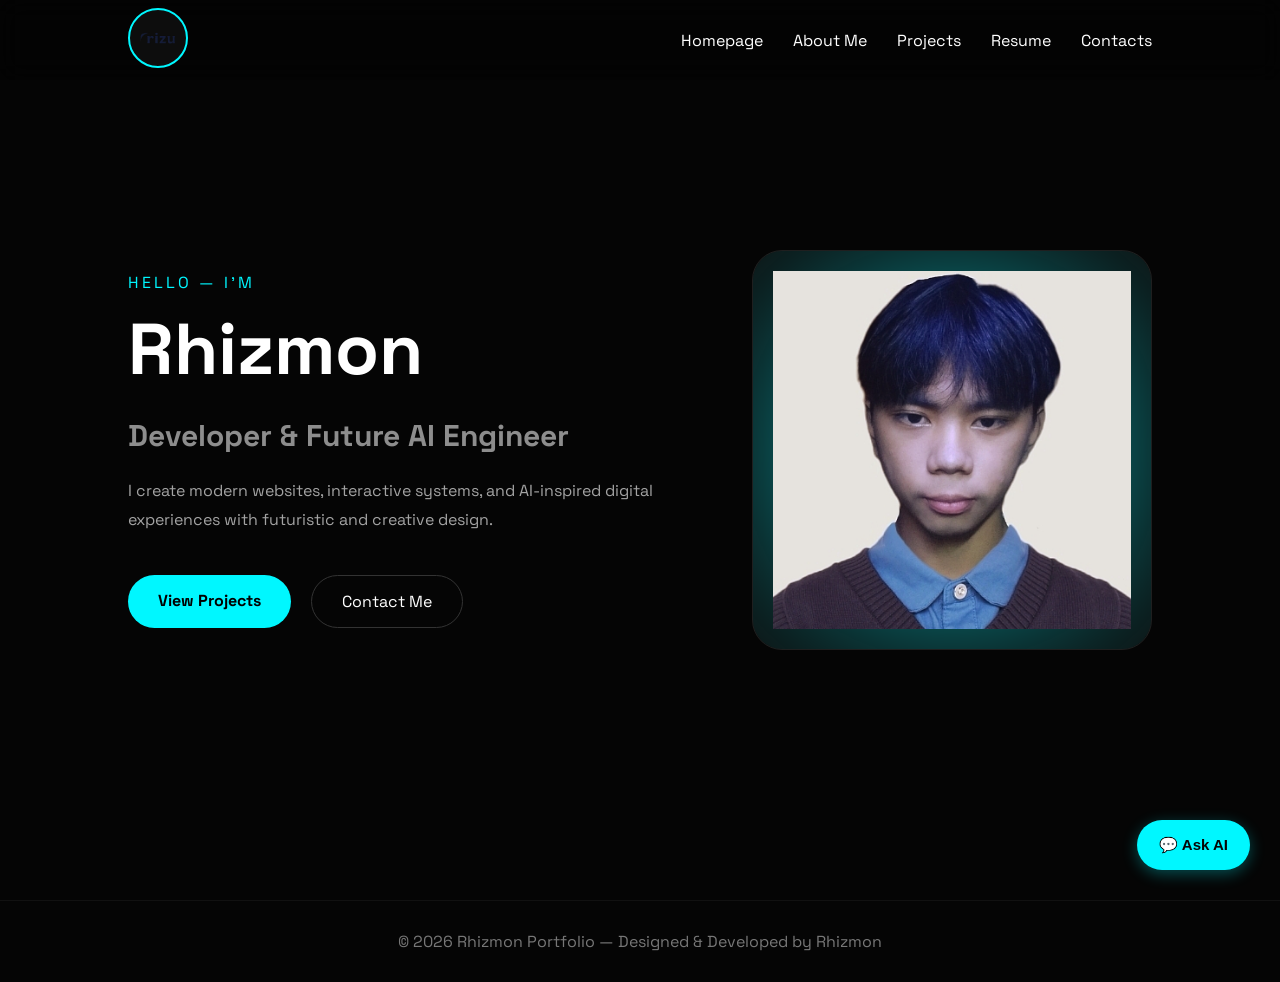
<file: index.html>
<!-- index.html -->
<!DOCTYPE html>
<html lang="en">
<head>
  <meta charset="UTF-8" />
  <meta name="viewport" content="width=device-width, initial-scale=1.0"/>
  <title>Rhizmon Portfolio</title>
  <link rel="icon" type="image/png" href="Assets/images/logo.png">
  <link rel="preconnect" href="https://fonts.googleapis.com">
  <link href="https://fonts.googleapis.com/css2?family=Space+Grotesk:wght@300;400;500;700&display=swap" rel="stylesheet">

  <link rel="stylesheet" href="styles.css">
</head>
<body>

  <!-- NAVBAR -->
  <header class="navbar">
    <div class="logo">
      <a href="index.html">
        <img src="Assets/images/logo.png" alt="Logo">
      </a>
    </div>

    <nav>
      <ul class="nav-links">
        <li><a href="index.html">Homepage</a></li>
        <li><a href="Sections/about.html">About Me</a></li>
        <li><a href="Sections/projects.html">Projects</a></li>
        <li><a href="Sections/resume.html">Resume</a></li>
        <li><a href="Sections/contact.html">Contacts</a></li>
      </ul>
    </nav>

    <div class="menu-btn" id="menuBtn">
      ☰
    </div>
  </header>

  <!-- HOME -->
  <section class="hero" id="home">

    <div class="hero-left">
      <p class="small-text">HELLO — I'M</p>

      <h1>
        Rhizmon<br>
        <span>Developer & Future AI Engineer</span>
      </h1>

      <p class="hero-desc">
        I create modern websites, interactive systems,
        and AI-inspired digital experiences with
        futuristic and creative design.
      </p>

      <div class="hero-buttons">
        <a href="Sections/projects.html" class="primary-btn">
          View Projects
        </a>

        <a href="Sections/contact.html" class="secondary-btn">
          Contact Me
        </a>
      </div>
    </div>

    <div class="hero-right">
      <div class="profile-card">
        <div class="circle"></div>

        <img src="Assets/images/1x1.jpg" alt="profile">
      </div>
    </div>

  </section>

  <!-- AI CHATBOT -->
  <div class="chatbot-container" id="chatbotContainer">
    <div class="chatbot-header">
      <h3>AI Assistant</h3>
      <button class="chatbot-close" id="chatbotClose">✕</button>
    </div>
    <div class="chatbot-messages" id="chatbotMessages"></div>
    <div class="chatbot-input-area">
      <input type="text" id="chatbotInput" placeholder="Ask me anything about Rhizmon..." autocomplete="off">
      <button id="chatbotSend">Send</button>
    </div>
  </div>

  <button class="chatbot-toggle" id="chatbotToggle">💬 Ask AI</button>

  <footer>
    <p>
      © 2026 Rhizmon Portfolio — Designed & Developed by Rhizmon
    </p>
  </footer>

  <script src="script.js"></script>

</body>
</html>
</file>
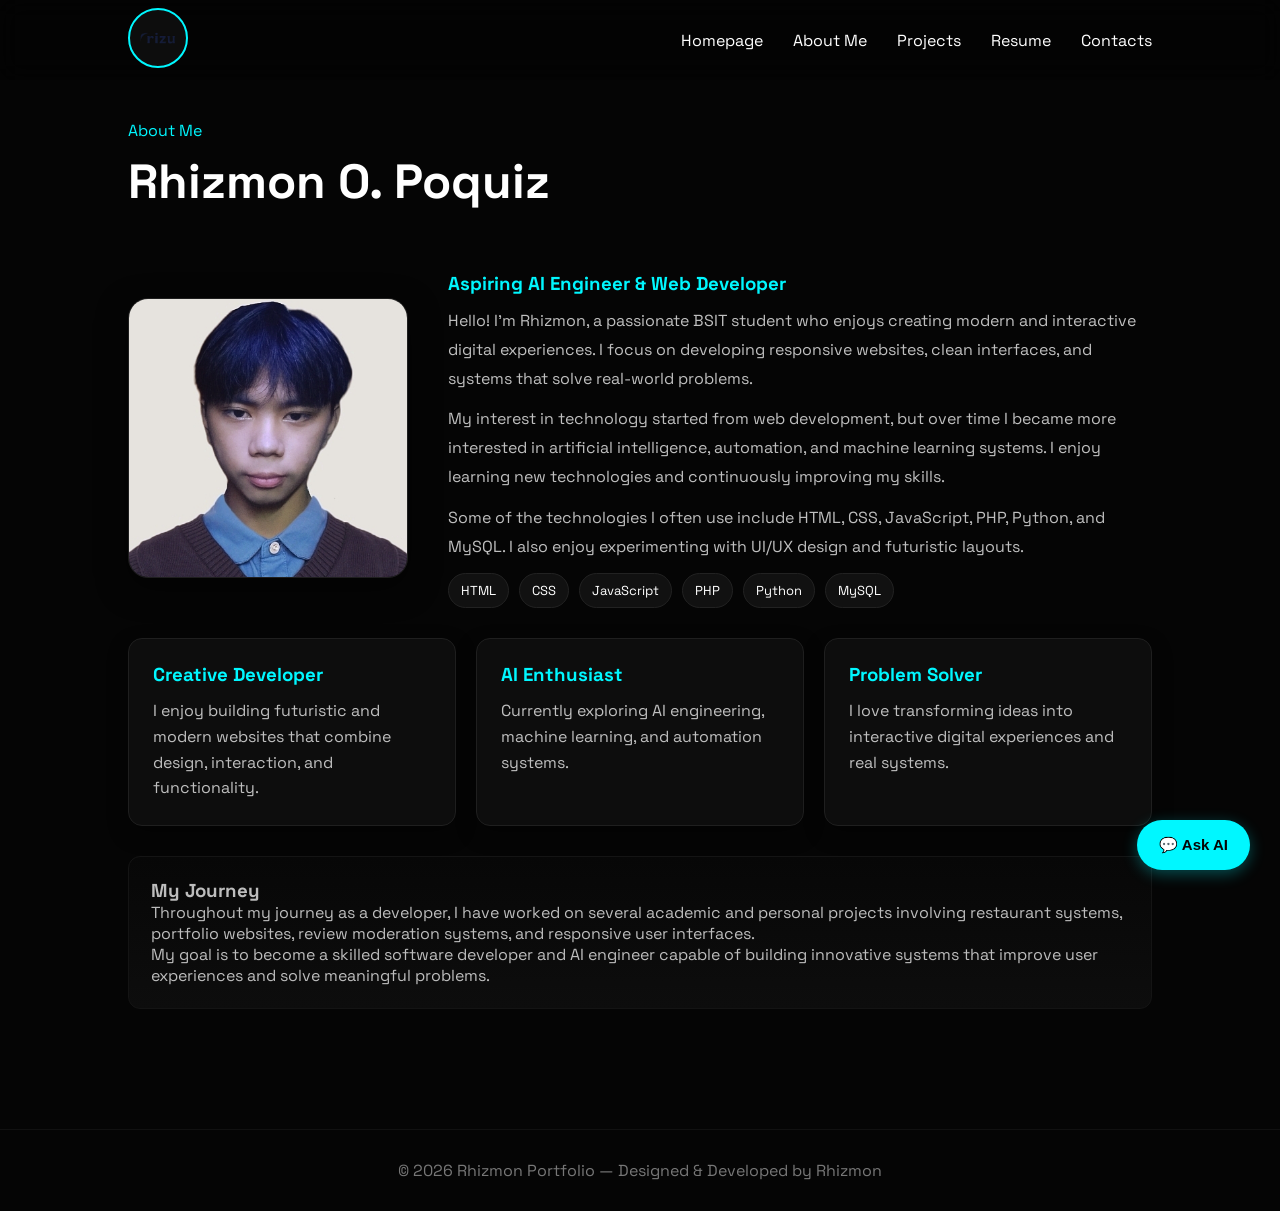
<file: Sections/about.html>
<!DOCTYPE html>
<html lang="en">
<head>
  <meta charset="UTF-8" />
  <meta name="viewport" content="width=device-width, initial-scale=1.0"/>
  <title>Rhizmon Portfolio - About Me</title>
  <link rel="icon" type="image/png" href="../Assets/images/logo.png">
  <link rel="preconnect" href="https://fonts.googleapis.com">
  <link href="https://fonts.googleapis.com/css2?family=Space+Grotesk:wght@300;400;500;700&display=swap" rel="stylesheet">

  <link rel="stylesheet" href="../styles.css">
</head>
<body>

  <header class="navbar">
    <div class="logo">
      <a href="../index.html">
        <img src="../Assets/images/logo.png" alt="Logo">
      </a>
    </div>

    <nav>
      <ul class="nav-links">
        <li><a href="../index.html">Homepage</a></li>
        <li><a href="about.html">About Me</a></li>
        <li><a href="projects.html">Projects</a></li>
        <li><a href="resume.html">Resume</a></li>
        <li><a href="contact.html">Contacts</a></li>
      </ul>
    </nav>

    <div class="menu-btn" id="menuBtn">
      ☰
    </div>
  </header>

  <section class="about" id="about">

    <div class="section-title">
      <p>About Me</p>
      <h2>Rhizmon O. Poquiz</h2>
    </div>

    <!-- NEW INTRO SECTION -->
    <div class="about-intro">

      <div class="about-image">
        <img src="../Assets/images/1x1.jpg" alt="Rhizmon Profile">
      </div>

      <div class="about-text">

        <h3>Aspiring AI Engineer & Web Developer</h3>

        <p>
          Hello! I'm Rhizmon, a passionate BSIT student who enjoys
          creating modern and interactive digital experiences.
          I focus on developing responsive websites, clean interfaces,
          and systems that solve real-world problems.
        </p>

        <p>
          My interest in technology started from web development,
          but over time I became more interested in artificial intelligence,
          automation, and machine learning systems.
          I enjoy learning new technologies and continuously improving my skills.
        </p>

        <p>
          Some of the technologies I often use include HTML, CSS,
          JavaScript, PHP, Python, and MySQL.
          I also enjoy experimenting with UI/UX design and futuristic layouts.
        </p>

        <div class="skills">

          <span>HTML</span>
          <span>CSS</span>
          <span>JavaScript</span>
          <span>PHP</span>
          <span>Python</span>
          <span>MySQL</span>

        </div>

      </div>

    </div>

    <div class="about-container">

      <div class="about-box">
        <h3>Creative Developer</h3>

        <p>
          I enjoy building futuristic and modern websites
          that combine design, interaction, and functionality.
        </p>
      </div>

      <div class="about-box">
        <h3>AI Enthusiast</h3>

        <p>
          Currently exploring AI engineering,
          machine learning, and automation systems.
        </p>
      </div>

      <div class="about-box">
        <h3>Problem Solver</h3>

        <p>
          I love transforming ideas into interactive
          digital experiences and real systems.
        </p>
      </div>

    </div>

    <!-- NEW EXTRA SECTION -->
    <div class="journey-section">

      <h3>My Journey</h3>

      <p>
        Throughout my journey as a developer,
        I have worked on several academic and personal projects
        involving restaurant systems, portfolio websites,
        review moderation systems, and responsive user interfaces.
      </p>

      <p>
        My goal is to become a skilled software developer
        and AI engineer capable of building innovative systems
        that improve user experiences and solve meaningful problems.
      </p>

    </div>

  </section>

  <!-- AI CHATBOT -->
  <div class="chatbot-container" id="chatbotContainer">
    <div class="chatbot-header">
      <h3>AI Assistant</h3>
      <button class="chatbot-close" id="chatbotClose">✕</button>
    </div>
    <div class="chatbot-messages" id="chatbotMessages"></div>
    <div class="chatbot-input-area">
      <input type="text" id="chatbotInput" placeholder="Ask me anything about Rhizmon..." autocomplete="off">
      <button id="chatbotSend">Send</button>
    </div>
  </div>

  <button class="chatbot-toggle" id="chatbotToggle">💬 Ask AI</button>

  <footer>
    <p>
      © 2026 Rhizmon Portfolio — Designed & Developed by Rhizmon
    </p>
  </footer>

  <script src="../script.js"></script>

</body>
</html>
</file>
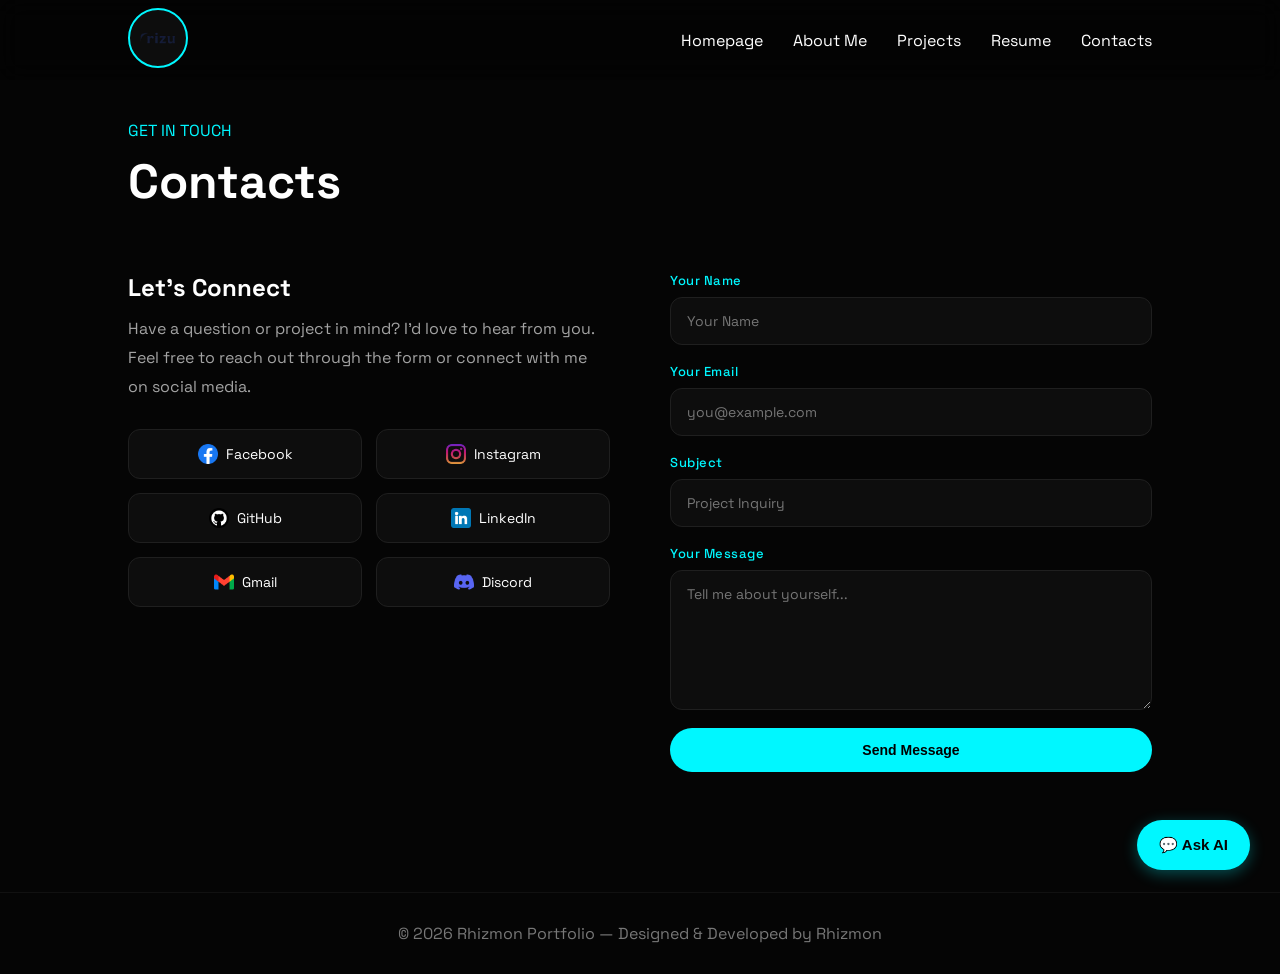
<file: Sections/contact.html>
<!DOCTYPE html>
<html lang="en">
<head>
  <meta charset="UTF-8" />
  <meta name="viewport" content="width=device-width, initial-scale=1.0"/>
  <title>Rhizmon Portfolio - Contacts</title>
  <link rel="icon" type="image/png" href="../Assets/images/logo.png">
  <link rel="preconnect" href="https://fonts.googleapis.com">
  <link href="https://fonts.googleapis.com/css2?family=Space+Grotesk:wght@300;400;500;700&display=swap" rel="stylesheet">

  <link rel="stylesheet" href="../styles.css">
</head>
<body>

  <!-- NAVBAR -->
  <header class="navbar">

    <div class="logo">
      <a href="../index.html">
        <img src="../Assets/images/logo.png" alt="Logo">
      </a>
    </div>

    <nav>
      <ul class="nav-links">
        <li><a href="../index.html">Homepage</a></li>
        <li><a href="about.html">About Me</a></li>
        <li><a href="projects.html">Projects</a></li>
        <li><a href="resume.html">Resume</a></li>
        <li><a href="contact.html">Contacts</a></li>
      </ul>
    </nav>

    <div class="menu-btn" id="menuBtn">
      ☰
    </div>

  </header>

  <!-- CONTACT SECTION -->
  <section class="contact" id="contact">

    <div class="section-title">
      <p>GET IN TOUCH</p>
      <h2>Contacts</h2>
    </div>

    <div class="contact-container">

      <div class="contact-left">
        <h3>Let's Connect</h3>
        <p>
          Have a question or project in mind? I'd love to hear from you.
          Feel free to reach out through the form or connect with me on social media.
        </p>

        <div class="social-links">

          <a href="https://www.facebook.com/eriiiizuuuu" target="_blank" title="Facebook">
            <img src="../Assets/images/facebook.png" alt="Facebook">
            Facebook
          </a>

          <a href="https://www.instagram.com/riiiizu_/" target="_blank" title="Instagram">
            <img src="../Assets/images/instagram.png" alt="Instagram">
            Instagram
          </a>

          <a href="https://github.com/erizuu" target="_blank" title="GitHub">
            <img src="../Assets/images/github.png" alt="GitHub">
            GitHub
          </a>

          <a href="https://www.linkedin.com/in/poquiz-rhizmon-74b4652a6/?skipRedirect=true" target="_blank" title="LinkedIn">
            <img src="../Assets/images/linkedin.png" alt="LinkedIn">
            LinkedIn
          </a>

          <a href="mailto:rhizmonpoquiz@gmail.com" title="Gmail">
            <img src="../Assets/images/gmail.png" alt="Gmail">
            Gmail
          </a>

          <a href="https://discord.com/879285177409503244" target="_blank" title="Discord">
            <img src="../Assets/images/discord.png" alt="Discord">
            Discord
          </a>

        </div>
      </div>

      <div class="contact-right">
        <!-- CONTACT FORM -->
        <form class="contact-form" id="contactForm" method="POST" action="https://formspree.io/f/xlgvzqky">

          <div class="form-group">
            <label for="name">Your Name</label>
            <input type="text" id="name" name="name" placeholder="Your Name" required>
          </div>

          <div class="form-group">
            <label for="email">Your Email</label>
            <input type="email" id="email" name="email" placeholder="you@example.com" required>
          </div>

          <div class="form-group">
            <label for="subject">Subject</label>
            <input type="text" id="subject" name="subject" placeholder="Project Inquiry" required>
          </div>

          <div class="form-group">
            <label for="message">Your Message</label>
            <textarea id="message" name="message" placeholder="Tell me about yourself..." required></textarea>
          </div>

          <div id="formMessage" class="form-message"></div>

          <button type="submit" class="submit-btn">
            Send Message
          </button>

        </form>
      </div>

    </div>

  </section>

  <!-- FOOTER -->
  <!-- AI CHATBOT -->
  <div class="chatbot-container" id="chatbotContainer">
    <div class="chatbot-header">
      <h3>AI Assistant</h3>
      <button class="chatbot-close" id="chatbotClose">✕</button>
    </div>
    <div class="chatbot-messages" id="chatbotMessages"></div>
    <div class="chatbot-input-area">
      <input type="text" id="chatbotInput" placeholder="Ask me anything about Rhizmon..." autocomplete="off">
      <button id="chatbotSend">Send</button>
    </div>
  </div>

  <button class="chatbot-toggle" id="chatbotToggle">💬 Ask AI</button>

  <footer>
    <p>
      © 2026 Rhizmon Portfolio — Designed & Developed by Rhizmon
    </p>
  </footer>

  <script src="../script.js"></script>

</body>
</html>
</file>
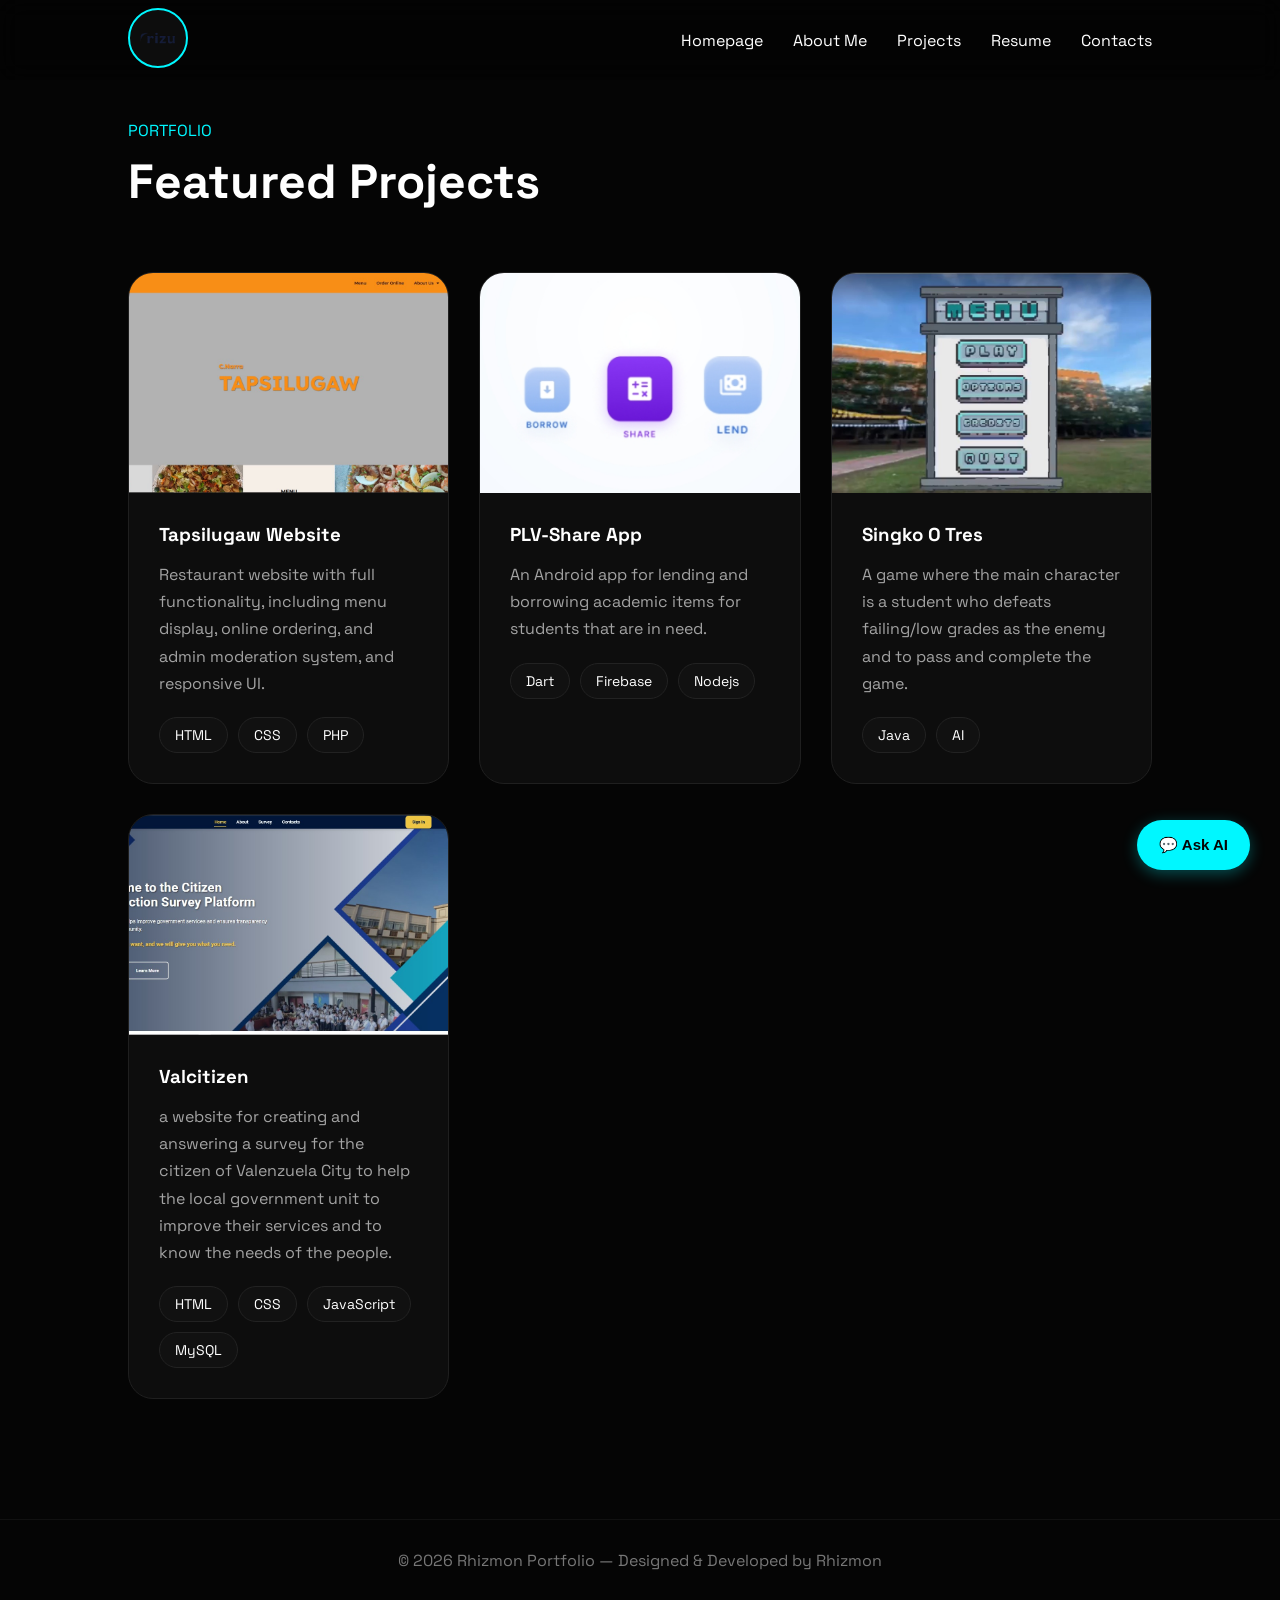
<file: Sections/projects.html>
<!DOCTYPE html>
<html lang="en">
<head>
  <meta charset="UTF-8" />
  <meta name="viewport" content="width=device-width, initial-scale=1.0"/>
  <title>Rhizmon Portfolio - Projects</title>
  <link rel="icon" type="image/png" href="../Assets/images/logo.png">
  <link rel="preconnect" href="https://fonts.googleapis.com">
  <link href="https://fonts.googleapis.com/css2?family=Space+Grotesk:wght@300;400;500;700&display=swap" rel="stylesheet">

  <link rel="stylesheet" href="../styles.css">
</head>
<body>

  <header class="navbar">
    <div class="logo">
      <a href="../index.html">
        <img src="../Assets/images/logo.png" alt="Logo">
      </a>
    </div>

    <nav>
      <ul class="nav-links">
        <li><a href="../index.html">Homepage</a></li>
        <li><a href="about.html">About Me</a></li>
        <li><a href="projects.html">Projects</a></li>
        <li><a href="resume.html">Resume</a></li>
        <li><a href="contact.html">Contacts</a></li>
      </ul>
    </nav>

    <div class="menu-btn" id="menuBtn">
      ☰
    </div>
  </header>

  <section class="projects" id="projects">

    <div class="section-title">
      <p>PORTFOLIO</p>
      <h2>Featured Projects</h2>
    </div>

    <div class="project-grid">

      <div class="project-card">
        <img src="../Assets/images/tapsilugaw.jpg" alt="tapsilugaw">

        <div class="project-content">
          <h3>Tapsilugaw Website</h3>

          <p>
            Restaurant website with full functionality, including menu display,
            online ordering, and admin moderation system, and responsive UI.
          </p>

          <div class="tags">
            <span>HTML</span>
            <span>CSS</span>
            <span>PHP</span>
          </div>
        </div>
      </div>

      <div class="project-card">
        <img src="../Assets/images/PLV-Share.jpg" alt="PLV-Share">

        <div class="project-content">
          <h3>PLV-Share App</h3>

          <p>
            An Android app for lending and borrowing academic items for students that are in need.
          </p>

          <div class="tags">
            <span>Dart</span>
            <span>Firebase</span>
            <span>Nodejs</span>
          </div>
        </div>
      </div>

      <div class="project-card">
        <img src="../Assets/images/SingkoOTres.jpg" alt="Singko O Tres">

        <div class="project-content">
          <h3>Singko O Tres</h3>

          <p>
            A game where the main character is a student who defeats failing/low grades as the enemy and to pass and complete the game.
          </p>

          <div class="tags">
            <span>Java</span>
            <span>AI</span>
          </div>
        </div>
      </div>

      <div class="project-card">
        <img src="../Assets/images/valcitizen.jpg" alt="ValCitizen">

        <div class="project-content">
          <h3>Valcitizen</h3>

          <p>
            a website for creating and answering a survey for the citizen of Valenzuela City to help the local government unit to improve their services and to know the needs of the people.
          </p>

          <div class="tags">
            <span>HTML</span>
            <span>CSS</span>
            <span>JavaScript</span>
            <span>MySQL</span>
          </div>
        </div>
      </div>

    </div>
  </section>

  <!-- AI CHATBOT -->
  <div class="chatbot-container" id="chatbotContainer">
    <div class="chatbot-header">
      <h3>AI Assistant</h3>
      <button class="chatbot-close" id="chatbotClose">✕</button>
    </div>
    <div class="chatbot-messages" id="chatbotMessages"></div>
    <div class="chatbot-input-area">
      <input type="text" id="chatbotInput" placeholder="Ask me anything about Rhizmon..." autocomplete="off">
      <button id="chatbotSend">Send</button>
    </div>
  </div>

  <button class="chatbot-toggle" id="chatbotToggle">💬 Ask AI</button>

  <footer>
    <p>
      © 2026 Rhizmon Portfolio — Designed & Developed by Rhizmon
    </p>
  </footer>

  <script src="../script.js"></script>

</body>
</html>
</file>
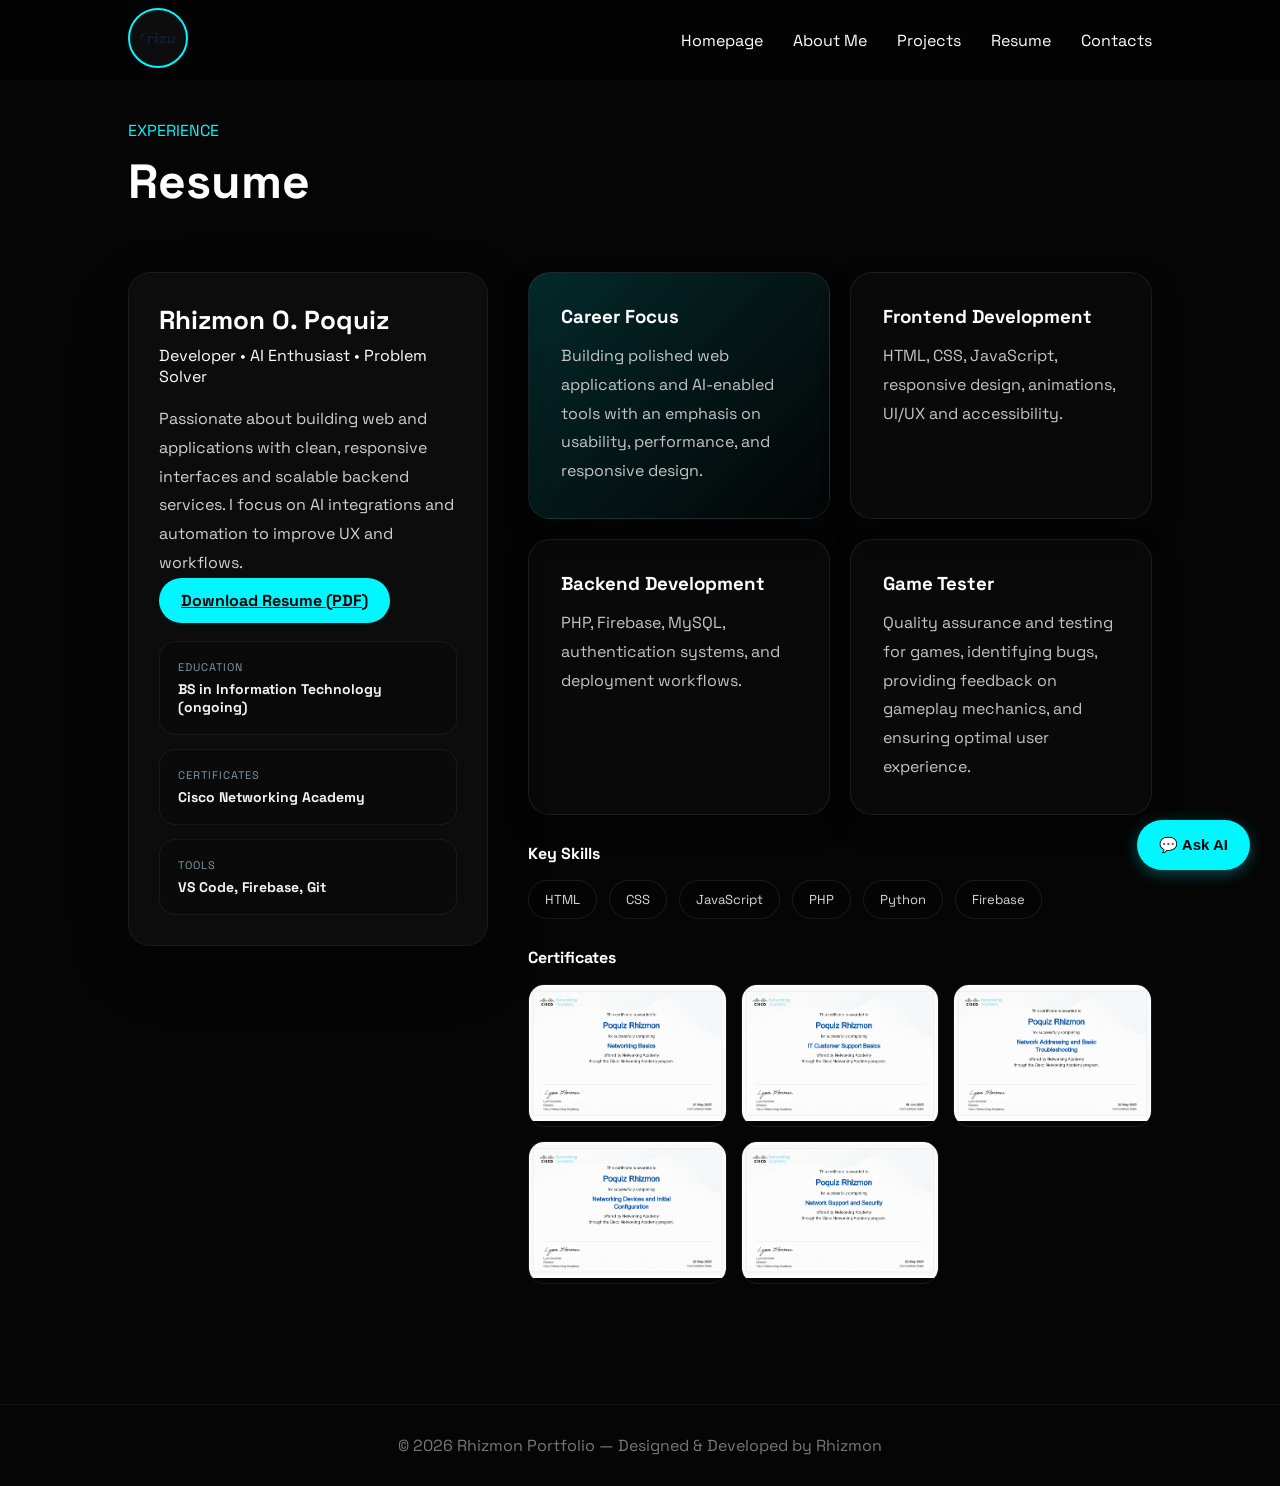
<file: Sections/resume.html>
<!DOCTYPE html>
<html lang="en">
<head>
  <meta charset="UTF-8" />
  <meta name="viewport" content="width=device-width, initial-scale=1.0"/>
  <title>Rhizmon Portfolio - Resume</title>
  <link rel="icon" type="image/png" href="../Assets/images/logo.png">
  <link rel="preconnect" href="https://fonts.googleapis.com">
  <link href="https://fonts.googleapis.com/css2?family=Space+Grotesk:wght@300;400;500;700&display=swap" rel="stylesheet">

  <link rel="stylesheet" href="../styles.css">
</head>
<body>

  <header class="navbar">
    <div class="logo">
      <a href="../index.html">
        <img src="../Assets/images/logo.png" alt="Logo">
      </a>
    </div>

    <nav>
      <ul class="nav-links">
        <li><a href="../index.html">Homepage</a></li>
        <li><a href="about.html">About Me</a></li>
        <li><a href="projects.html">Projects</a></li>
        <li><a href="resume.html">Resume</a></li>
        <li><a href="contact.html">Contacts</a></li>
      </ul>
    </nav>

    <div class="menu-btn" id="menuBtn">
      ☰
    </div>
  </header>

  <section class="resume" id="resume">

    <div class="section-title">
      <p>EXPERIENCE</p>
      <h2>Resume</h2>
    </div>
    <div class="resume-grid">

      <div class="resume-left">
        <div class="resume-summary">
          <div class="summary-head">
            <h3>Rhizmon O. Poquiz</h3>
            <p class="muted">Developer • AI Enthusiast • Problem Solver</p>
          </div>

          <p class="resume-copy">
            Passionate about building web and applications with clean,
            responsive interfaces and scalable backend services. I focus on
            AI integrations and automation to improve UX and workflows.
          </p>

          <div class="resume-download">
            <a class="download-btn" href="../Assets/Poquiz_Resume.pdf" target="_blank" download>
              Download Resume (PDF)
            </a>
          </div>

          <div class="resume-meta">
            <div>
              <span>Education</span>
              <strong>BS in Information Technology (ongoing)</strong>
            </div>
            <div>
              <span>Certificates</span>
              <strong>Cisco Networking Academy</strong>
            </div>
            <div>
              <span>Tools</span>
              <strong>VS Code, Firebase, Git</strong>
            </div>
          </div>
        </div>
      </div>

      <div class="resume-right">
          <div class="resume-container">

            <div class="resume-card highlight-card">
              <h3>Career Focus</h3>
              <p>
                Building polished web applications and AI-enabled tools with an
                emphasis on usability, performance, and responsive design.
              </p>
            </div>

            <div class="resume-card">
              <h3>Frontend Development</h3>
              <p>
                HTML, CSS, JavaScript, responsive design, animations,
                UI/UX and accessibility.
              </p>
            </div>

            <div class="resume-card">
              <h3>Backend Development</h3>
              <p>
                PHP, Firebase, MySQL, authentication systems,
                and deployment workflows.
              </p>
            </div>

            <div class="resume-card">
              <h3>Game Tester</h3>
              <p>
                Quality assurance and testing for games, identifying bugs,
                providing feedback on gameplay mechanics, and ensuring
                optimal user experience.
              </p>
            </div>

          </div>

          <div class="resume-skills">
            <h4>Key Skills</h4>
            <div class="skill-list">
              <span>HTML</span>
              <span>CSS</span>
              <span>JavaScript</span>
              <span>PHP</span>
              <span>Python</span>
              <span>Firebase</span>
            </div>
          </div>

          <div class="certificates">
            <h4>Certificates</h4>
            <div class="cert-grid">
              <a href="../Assets/images/cert1.jpg" target="_blank"><img src="../Assets/images/cert1.jpg" alt="Certificate 1"></a>
              <a href="../Assets/images/cert2.jpg" target="_blank"><img src="../Assets/images/cert2.jpg" alt="Certificate 2"></a>
              <a href="../Assets/images/cert3.jpg" target="_blank"><img src="../Assets/images/cert3.jpg" alt="Certificate 3"></a>
              <a href="../Assets/images/cert4.jpg" target="_blank"><img src="../Assets/images/cert4.jpg" alt="Certificate 4"></a>
              <a href="../Assets/images/cert5.jpg" target="_blank"><img src="../Assets/images/cert5.jpg" alt="Certificate 5"></a>
            </div>
          </div>
        </div>

      </div>

    </div>

  </section>

  <!-- AI CHATBOT -->
  <div class="chatbot-container" id="chatbotContainer">
    <div class="chatbot-header">
      <h3>AI Assistant</h3>
      <button class="chatbot-close" id="chatbotClose">✕</button>
    </div>
    <div class="chatbot-messages" id="chatbotMessages"></div>
    <div class="chatbot-input-area">
      <input type="text" id="chatbotInput" placeholder="Ask me anything about Rhizmon..." autocomplete="off">
      <button id="chatbotSend">Send</button>
    </div>
  </div>

  <button class="chatbot-toggle" id="chatbotToggle">💬 Ask AI</button>

  <footer>
    <p>
      © 2026 Rhizmon Portfolio — Designed & Developed by Rhizmon
    </p>
  </footer>

  <script src="../script.js"></script>

</body>
</html>
</file>
<file: styles.css>
/* style.css */

*{
  margin:0;
  padding:0;
  box-sizing:border-box;
  scroll-behavior:smooth;
}

body{
  background:#050505;
  color:white;
  font-family:'Space Grotesk', sans-serif;
}

section{
  padding:120px 10%;
}

.navbar{
  width:100%;
  height:80px;
  padding:0 10%;
  display:flex;
  justify-content:space-between;
  align-items:center;
  position:fixed;
  top:0;
  z-index:1000;
  backdrop-filter:blur(12px);
  background:rgba(0,0,0,0.3);
}

.logo{
  display:flex;
  align-items:center;
}

.logo img{
  width:60px;
  height:60px;
  object-fit:cover;
  border-radius:50%;
  border:2px solid #00f7ff;
  padding:3px;
  background:#0d0d0d;
  transition:0.3s ease;
}

.logo img:hover{
  transform:scale(1.08);
  box-shadow:0 0 20px #00f7ff;
}

.nav-links{
  display:flex;
  gap:30px;
  list-style:none;
}

.nav-links a{
  text-decoration:none;
  color:white;
  transition:0.3s;
}

.nav-links a:hover{
  color:#00f7ff;
}

.menu-btn{
  display:none;
}

/* HERO */

.hero{
  min-height:100vh;
  display:flex;
  justify-content:space-between;
  align-items:center;
  gap:60px;
}

.small-text{
  color:#00f7ff;
  letter-spacing:3px;
  margin-bottom:20px;
}

.hero h1{
  font-size:72px;
  line-height:1;
  margin-bottom:20px;
}

.hero h1 span{
  color:#8d8d8d;
  font-size:30px;
}

.hero-desc{
  max-width:550px;
  color:#a3a3a3;
  line-height:1.8;
  margin-bottom:40px;
}

.hero-buttons{
  display:flex;
  gap:20px;
}

.primary-btn,
.secondary-btn{
  padding:15px 30px;
  border-radius:50px;
  text-decoration:none;
  transition:0.3s;
}

.primary-btn{
  background:#00f7ff;
  color:black;
  font-weight:700;
}

.primary-btn:hover{
  transform:translateY(-5px);
}

.secondary-btn{
  border:1px solid #333;
  color:white;
}

.secondary-btn:hover{
  border-color:#00f7ff;
}

.profile-card{
  width:400px;
  height:400px;
  border-radius:30px;
  background:#0d0d0d;
  position:relative;
  overflow:hidden;
  display:flex;
  justify-content:center;
  align-items:center;
  border:1px solid #1f1f1f;
}

.circle{
  position:absolute;
  width:250px;
  height:250px;
  background:#00f7ff;
  filter:blur(100px);
}

.profile-card img{
  width:90%;
  position:relative;
  z-index:2;
}

/* TITLES */

.section-title{
  margin-bottom:60px;
}

.section-title p{
  color:#00f7ff;
  margin-bottom:10px;
}

.section-title h2{
  font-size:48px;
}

/* PROJECTS */

.project-grid{
  display:grid;
  grid-template-columns:repeat(auto-fit,minmax(300px,1fr));
  gap:30px;
}

.project-card{
  background:#0d0d0d;
  border:1px solid #1f1f1f;
  border-radius:25px;
  overflow:hidden;
  transition:0.4s;
}

.project-card:hover{
  transform:translateY(-10px);
  border-color:#00f7ff;
}

.project-card img,
.project-image{
  width:100%;
  height:220px;
  object-fit:cover;
  display:block;
  background:linear-gradient(135deg,#00f7ff,#002fff);
}

.project-content{
  padding:30px;
}

.project-content h3{
  margin-bottom:15px;
}

.project-content p{
  color:#a3a3a3;
  line-height:1.7;
}

.tags{
  margin-top:20px;
  display:flex;
  gap:10px;
  flex-wrap:wrap;
}

.tags span{
  background:#111;
  padding:8px 15px;
  border-radius:30px;
  font-size:14px;
  border:1px solid #222;
}

/* ABOUT */

/* ABOUT */

.about-intro{
  display:flex;
  gap:40px;
  align-items:center;
  margin-bottom:30px;
}

.about-image img{
  width:280px;
  height:280px;
  object-fit:cover;
  border-radius:20px;
  border:1px solid #1f1f1f;
  box-shadow:0 10px 30px rgba(0,0,0,0.5);
}

.about-text h3{
  margin-bottom:12px;
  color:#00f7ff;
}

.about-text p{
  color:#bfbfbf;
  line-height:1.8;
  margin-bottom:12px;
}

.skills{
  display:flex;
  gap:10px;
  flex-wrap:wrap;
  margin-top:10px;
}

.skills span{
  background:#111;
  padding:8px 12px;
  border-radius:999px;
  font-size:13px;
  border:1px solid #222;
}

.about-grid{
  display:grid;
  grid-template-columns:320px 1fr;
  gap:40px;
  align-items:start;
}

.about-left{
  text-align:left;
}

.about-name{
  margin-top:18px;
  font-size:22px;
}

.about-role{
  color:#8d8d8d;
  margin-bottom:14px;
}

.cta-btn{
  display:inline-block;
  margin-top:14px;
  padding:12px 28px;
  background:#00f7ff;
  color:black;
  border-radius:50px;
  text-decoration:none;
  font-weight:700;
}

.about-right{
  max-width:900px;
}

.about-container{
  display:grid;
  grid-template-columns:repeat(auto-fit,minmax(250px,1fr));
  gap:20px;
  margin-top:24px;
}

.about-box{
  background:#0d0d0d;
  padding:24px;
  border-radius:14px;
  border:1px solid #1f1f1f;
  box-shadow:0 8px 20px rgba(0,0,0,0.35);
}

.about-box h3{
  margin-bottom:12px;
  color:#00f7ff;
}

.about-box p{
  color:#bfbfbf;
  line-height:1.6;
}

.about-cards{
  display:grid;
  grid-template-columns:repeat(2,1fr);
  gap:20px;
  margin-top:18px;
}

.journey-section{
  margin-top:30px;
  padding:22px;
  border-radius:12px;
  background:linear-gradient(180deg,#070707,#0d0d0d);
  border:1px solid #141414;
  color:#bdbdbd;
}

@media(max-width:900px){
  .about-intro{
    flex-direction:column;
    text-align:center;
  }

  .about-image img{
    width:220px;
    height:220px;
    margin:0 auto;
  }

  .about-grid{
    grid-template-columns:1fr;
  }

  .about-cards{
    grid-template-columns:1fr;
  }
}

/* RESUME */

.resume-container{
  display:grid;
  grid-template-columns:repeat(auto-fit,minmax(250px,1fr));
  gap:30px;
}

.resume-card{
  background:#0d0d0d;
  padding:40px;
  border-radius:25px;
  border:1px solid #1f1f1f;
}

.resume-card h3{
  margin-bottom:15px;
}

.resume-card p{
  color:#a3a3a3;
  line-height:1.7;
}

.resume-button{
  margin-top:50px;
}

.resume-button a{
  text-decoration:none;
  background:#00f7ff;
  color:black;
  padding:15px 35px;
  border-radius:50px;
  font-weight:700;
}

/* Resume page layout */
.resume-grid{
  display:grid;
  grid-template-columns:360px 1fr;
  gap:40px;
  align-items:start;
}

.resume-summary{
  background:rgba(255,255,255,0.03);
  border:1px solid rgba(255,255,255,0.06);
  border-radius:22px;
  padding:30px;
  box-shadow:0 24px 60px rgba(0,0,0,0.18);
}

.resume-summary h3{
  font-size:26px;
  margin-bottom:8px;
}

.summary-head{
  margin-bottom:18px;
}

.resume-copy{
  color:#d0d0d0;
  line-height:1.8;
}

.resume-actions{
  display:flex;
  flex-wrap:wrap;
  gap:14px;
  margin-top:22px;
  margin-bottom:26px;
}

.download-btn,
.print-btn{
  display:inline-flex;
  align-items:center;
  justify-content:center;
  padding:12px 22px;
  border-radius:999px;
  font-weight:700;
  transition:transform 0.2s ease, box-shadow 0.2s ease;
}

.download-btn{
  background:#00f7ff;
  color:#050505;
  border:none;
}

.print-btn{
  background:transparent;
  color:#00f7ff;
  border:1px solid rgba(0,247,255,0.35);
}

.download-btn:hover,
.print-btn:hover{
  transform:translateY(-3px);
  box-shadow:0 18px 30px rgba(0,247,255,0.18);
}

.resume-meta{
  display:grid;
  grid-template-columns:1fr;
  gap:14px;
  margin-top:18px;
}

.resume-meta div{
  background:rgba(0,0,0,0.14);
  border:1px solid rgba(255,255,255,0.06);
  border-radius:16px;
  padding:18px;
}

.resume-meta span{
  display:block;
  text-transform:uppercase;
  font-size:11px;
  letter-spacing:1px;
  color:#7e9aa8;
  margin-bottom:6px;
}

.resume-meta strong{
  display:block;
  font-size:14px;
  color:#f3f3f3;
}

.resume-right .resume-container{
  padding:0;
  gap:20px;
}

.resume-card{
  background:rgba(255,255,255,0.02);
  border:1px solid rgba(255,255,255,0.08);
  box-shadow:0 12px 30px rgba(0,0,0,0.18);
  padding:32px;
  border-radius:22px;
}

.resume-card h3{
  margin-bottom:14px;
}

.resume-card p{
  color:#c4c4c4;
  line-height:1.8;
}

.highlight-card{
  background:linear-gradient(135deg, rgba(0,247,255,0.15), rgba(0,0,0,0.05));
}

.resume-skills{
  margin-top:28px;
}

.resume-skills h4{
  margin-bottom:16px;
}

.skill-list{
  display:flex;
  flex-wrap:wrap;
  gap:12px;
}

.skill-list span{
  display:inline-flex;
  padding:10px 16px;
  border-radius:999px;
  background:rgba(0,0,0,0.14);
  border:1px solid rgba(255,255,255,0.08);
  color:#d8d8d8;
  font-size:13px;
}

.certificates{
  margin-top:28px;
}

.cert-grid{
  display:grid;
  grid-template-columns:repeat(3,1fr);
  gap:14px;
  margin-top:16px;
}

.cert-grid a{
  display:block;
  position:relative;
  overflow:hidden;
  border-radius:16px;
  border:1px solid rgba(255,255,255,0.08);
}

.cert-grid img{
  width:100%;
  height:136px;
  object-fit:cover;
  transition:transform 0.35s ease, opacity 0.35s ease;
}

.cert-grid a:hover img{
  transform:scale(1.05);
  opacity:0.92;
}

@media(max-width:950px){
  .resume-grid{
    grid-template-columns:1fr;
  }

  .cert-grid{
    grid-template-columns:repeat(2,1fr);
  }
}

@media(max-width:900px){
  .resume-grid{
    grid-template-columns:1fr;
  }

  .cert-grid{
    grid-template-columns:repeat(2,1fr);
  }
}

/* CONTACT */

.contact-container{
  display:grid;
  grid-template-columns:1fr 1fr;
  gap:60px;
  align-items:start;
}

.contact-left h3{
  font-size:24px;
  margin-bottom:12px;
}

.contact-left p{
  color:#a3a3a3;
  line-height:1.8;
  margin-bottom:28px;
}

.social-links{
  display:grid;
  grid-template-columns:1fr 1fr;
  gap:14px;
  flex-wrap:wrap;
}

.social-links a{
  display:flex;
  align-items:center;
  justify-content:center;
  gap:8px;

  text-decoration:none;
  color:white;
  font-size:14px;

  padding:14px 16px;
  border-radius:12px;

  background:#0d0d0d;
  border:1px solid #1f1f1f;

  transition:0.3s ease;
}

.social-links a:hover{
  background:#00f7ff;
  color:black;
  transform:translateY(-3px);
  box-shadow:0 8px 20px rgba(0,247,255,0.3);
}

.social-links img{
  width:20px;
  height:20px;
  object-fit:contain;
}

.contact-form{
  display:flex;
  flex-direction:column;
  gap:18px;
}

.form-group{
  display:flex;
  flex-direction:column;
  gap:8px;
}

.form-group label{
  font-size:13px;
  color:#00f7ff;
  font-weight:500;
  letter-spacing:0.5px;
}

.contact-form input,
.contact-form textarea{
  width:100%;
  background:#0d0d0d;
  border:1px solid #1f1f1f;
  padding:14px 16px;
  border-radius:12px;
  color:white;
  font-family:'Space Grotesk', sans-serif;
  font-size:14px;
  transition:0.3s ease;
}

.contact-form input:focus,
.contact-form textarea:focus{
  outline:none;
  border-color:#00f7ff;
  box-shadow:0 0 12px rgba(0,247,255,0.2);
}

.contact-form textarea{
  height:140px;
  resize:vertical;
  min-height:120px;
}

.form-message{
  padding:12px 14px;
  border-radius:8px;
  font-size:13px;
  text-align:center;
  display:none;
}

.form-message.success{
  background:#1a3a2a;
  color:#4ade80;
  border:1px solid #22c55e;
  display:block;
}

.form-message.error{
  background:#3a1a1a;
  color:#f87171;
  border:1px solid #ef4444;
  display:block;
}

.submit-btn{
  padding:14px 28px;
  border:none;
  border-radius:50px;
  background:#00f7ff;
  color:black;
  font-weight:700;
  cursor:pointer;
  font-size:14px;
  transition:0.3s ease;
}

.submit-btn:hover{
  transform:translateY(-3px);
  box-shadow:0 8px 20px rgba(0,247,255,0.3);
}

.submit-btn:active{
  transform:translateY(-1px);
}

@media(max-width:768px){
  .contact-container{
    grid-template-columns:1fr;
    gap:40px;
  }

  .social-links{
    grid-template-columns:1fr;
  }
}

/* FOOTER */

footer{
  padding:30px;
  text-align:center;
  color:#777;
  border-top:1px solid #111;
}

/* RESPONSIVE */

@media(max-width:900px){

  .hero{
    flex-direction:column;
    justify-content:center;
    text-align:center;
  }

  .hero-buttons{
    justify-content:center;
  }

  .hero h1{
    font-size:52px;
  }

  .profile-card{
    width:320px;
    height:320px;
  }

  .nav-links{
    position:fixed;
    top:80px;
    right:-100%;
    width:260px;
    height:calc(100vh - 80px);
    background:rgba(0,0,0,0.95);
    flex-direction:column;
    justify-content:flex-start;
    align-items:flex-start;
    gap:25px;
    padding:35px 20px;
    display:flex;
    transition:right 0.3s ease;
  }

  .nav-links.active{
    right:0;
  }

  .nav-links li{
    width:100%;
  }

  .nav-links a{
    width:100%;
    display:block;
    padding:10px 0;
  }

  .menu-btn{
    display:flex;
    font-size:30px;
    cursor:pointer;
  }

}

.hidden{
  opacity:0;
  transform:translateY(50px);
  transition:all 0.8s ease;
}

.show{
  opacity:1;
  transform:translateY(0);
}

/* CHATBOT STYLES */

.chatbot-toggle{
  position:fixed;
  bottom:30px;
  right:30px;
  z-index:999;
  height:50px;
  padding:0 22px;
  border-radius:25px;
  background:#00f7ff;
  color:#050505;
  border:none;
  font-size:15px;
  font-weight:bold;
  cursor:pointer;
  display:flex;
  align-items:center;
  justify-content:center;
  gap:8px;
  transition:all 0.3s ease;
  box-shadow:0 4px 15px rgba(0,247,255,0.3);
}

.chatbot-toggle:hover{
  transform:scale(1.06) translateY(-2px);
  box-shadow:0 8px 25px rgba(0,247,255,0.5);
}

.chatbot-container{
  position:fixed;
  bottom:100px;
  right:30px;
  width:350px;
  height:500px;
  background:rgba(13,13,13,0.95);
  border:1px solid rgba(0,247,255,0.3);
  border-radius:16px;
  display:flex;
  flex-direction:column;
  z-index:998;
  opacity:0;
  visibility:hidden;
  transform:scale(0.8) translateY(20px);
  transition:all 0.3s ease;
  box-shadow:0 20px 60px rgba(0,247,255,0.2);
}

.chatbot-container.active{
  opacity:1;
  visibility:visible;
  transform:scale(1) translateY(0);
}

.chatbot-header{
  padding:20px;
  border-bottom:1px solid rgba(0,247,255,0.2);
  display:flex;
  justify-content:space-between;
  align-items:center;
}

.chatbot-header h3{
  color:#00f7ff;
  font-size:18px;
  margin:0;
}

.chatbot-close{
  background:none;
  border:none;
  color:#00f7ff;
  font-size:24px;
  cursor:pointer;
  transition:0.2s;
}

.chatbot-close:hover{
  transform:scale(1.2);
}

.chatbot-messages{
  flex:1;
  overflow-y:auto;
  padding:20px;
  display:flex;
  flex-direction:column;
  gap:15px;
}

.chatbot-message{
  display:flex;
  gap:10px;
  animation:fadeInUp 0.3s ease;
}

.chatbot-message.user{
  justify-content:flex-end;
}

.chatbot-message-content{
  max-width:70%;
  padding:12px 16px;
  border-radius:12px;
  line-height:1.5;
  font-size:14px;
  word-wrap:break-word;
}

.chatbot-message.ai .chatbot-message-content{
  background:rgba(0,247,255,0.1);
  border:1px solid rgba(0,247,255,0.2);
  color:#e0e0e0;
}

.chatbot-message.user .chatbot-message-content{
  background:#00f7ff;
  color:#050505;
  border-radius:12px 0 12px 12px;
}

.chatbot-message.system .chatbot-message-content{
  background:rgba(255,255,255,0.05);
  color:#8d8d8d;
  font-size:12px;
  justify-content:center;
  text-align:center;
}

.chatbot-input-area{
  padding:15px;
  border-top:1px solid rgba(0,247,255,0.2);
  display:flex;
  gap:10px;
}

#chatbotInput{
  flex:1;
  background:rgba(0,0,0,0.3);
  border:1px solid rgba(0,247,255,0.3);
  color:white;
  padding:10px 12px;
  border-radius:8px;
  font-size:14px;
  font-family:'Space Grotesk', sans-serif;
  transition:0.3s;
}

#chatbotInput:focus{
  outline:none;
  border-color:#00f7ff;
  background:rgba(0,247,255,0.05);
  box-shadow:0 0 10px rgba(0,247,255,0.2);
}

#chatbotInput::placeholder{
  color:rgba(255,255,255,0.5);
}

#chatbotSend{
  background:#00f7ff;
  color:#050505;
  border:none;
  padding:10px 16px;
  border-radius:8px;
  font-weight:bold;
  cursor:pointer;
  transition:0.3s;
  font-size:14px;
}

#chatbotSend:hover{
  transform:scale(1.05);
  box-shadow:0 4px 12px rgba(0,247,255,0.4);
}

#chatbotSend:disabled{
  opacity:0.5;
  cursor:not-allowed;
  transform:none;
}

@keyframes fadeInUp{
  from{
    opacity:0;
    transform:translateY(10px);
  }
  to{
    opacity:1;
    transform:translateY(0);
  }
}

/* Scrollbar styling */
.chatbot-messages::-webkit-scrollbar{
  width:6px;
}

.chatbot-messages::-webkit-scrollbar-track{
  background:transparent;
}

.chatbot-messages::-webkit-scrollbar-thumb{
  background:rgba(0,247,255,0.3);
  border-radius:3px;
}

.chatbot-messages::-webkit-scrollbar-thumb:hover{
  background:rgba(0,247,255,0.5);
}

/* Mobile responsive */
@media(max-width:600px){
  .chatbot-toggle{
    width:auto;
    height:44px;
    padding:0 16px;
    font-size:13px;
    bottom:20px;
    right:20px;
    border-radius:22px;
  }

  .chatbot-container{
    width:calc(100vw - 20px);
    height:400px;
    bottom:80px;
    right:10px;
    left:10px;
  }

  .chatbot-message-content{
    max-width:85%;
  }
}
</file>
